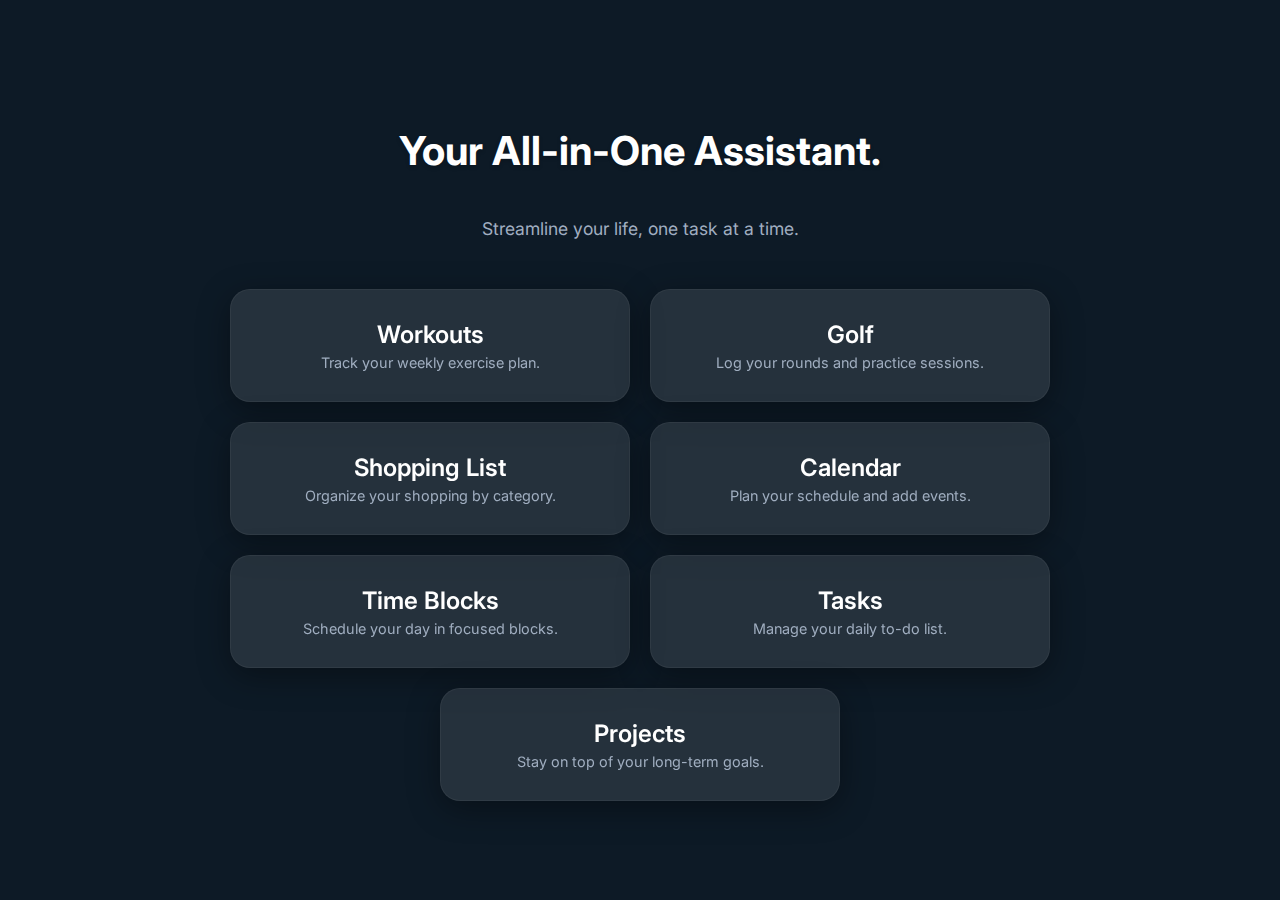
<file: index.html>
<!DOCTYPE html>
<html lang="en">
<head>
    <meta charset="UTF-8">
    <meta name="viewport" content="width=device-width, initial-scale=1.0">
    <title>Your All-in-One Assistant</title>
    <link rel="stylesheet" href="styles/index.css">
    <link rel="preconnect" href="https://fonts.googleapis.com">
    <link rel="preconnect" href="https://fonts.gstatic.com" crossorigin>
    <link href="https://fonts.googleapis.com/css2?family=Inter:wght@400;600;700&display=swap" rel="stylesheet">
</head>
<body>

    <main class="content-container">
        <h1 class="title">Your All-in-One Assistant.</h1>
        <p class="subtitle">Streamline your life, one task at a time.</p>

        <div class="cards-grid">
            <a href="workout-plan.html" class="glass-card-container">
                <div class="glass-card">
                    <h2 class="card-title">Workouts</h2>
                    <p class="card-subtitle">Track your weekly exercise plan.</p>
                </div>
            </a>

            <a href="golf.html" class="glass-card-container">
                <div class="glass-card">
                    <h2 class="card-title">Golf</h2>
                    <p class="card-subtitle">Log your rounds and practice sessions.</p>
                </div>
            </a>
            
            <a href="shopping.html" class="glass-card-container">
                <div class="glass-card">
                    <h2 class="card-title">Shopping List</h2>
                    <p class="card-subtitle">Organize your shopping by category.</p>
                </div>
            </a>
            
            <a href="calendar.html" class="glass-card-container">
                <div class="glass-card">
                    <h2 class="card-title">Calendar</h2>
                    <p class="card-subtitle">Plan your schedule and add events.</p>
                </div>
            </a>
            
            <a href="time-blocks.html" class="glass-card-container">
                <div class="glass-card">
                    <h2 class="card-title">Time Blocks</h2>
                    <p class="card-subtitle">Schedule your day in focused blocks.</p>
                </div>
            </a>
            
            <a href="tasks.html" class="glass-card-container">
                <div class="glass-card">
                    <h2 class="card-title">Tasks</h2>
                    <p class="card-subtitle">Manage your daily to-do list.</p>
                </div>
            </a>
            
            <a href="projects.html" class="glass-card-container">
                <div class="glass-card">
                    <h2 class="card-title">Projects</h2>
                    <p class="card-subtitle">Stay on top of your long-term goals.</p>
                </div>
            </a>
        </div>
    </main>

</body>
</html>
</file>
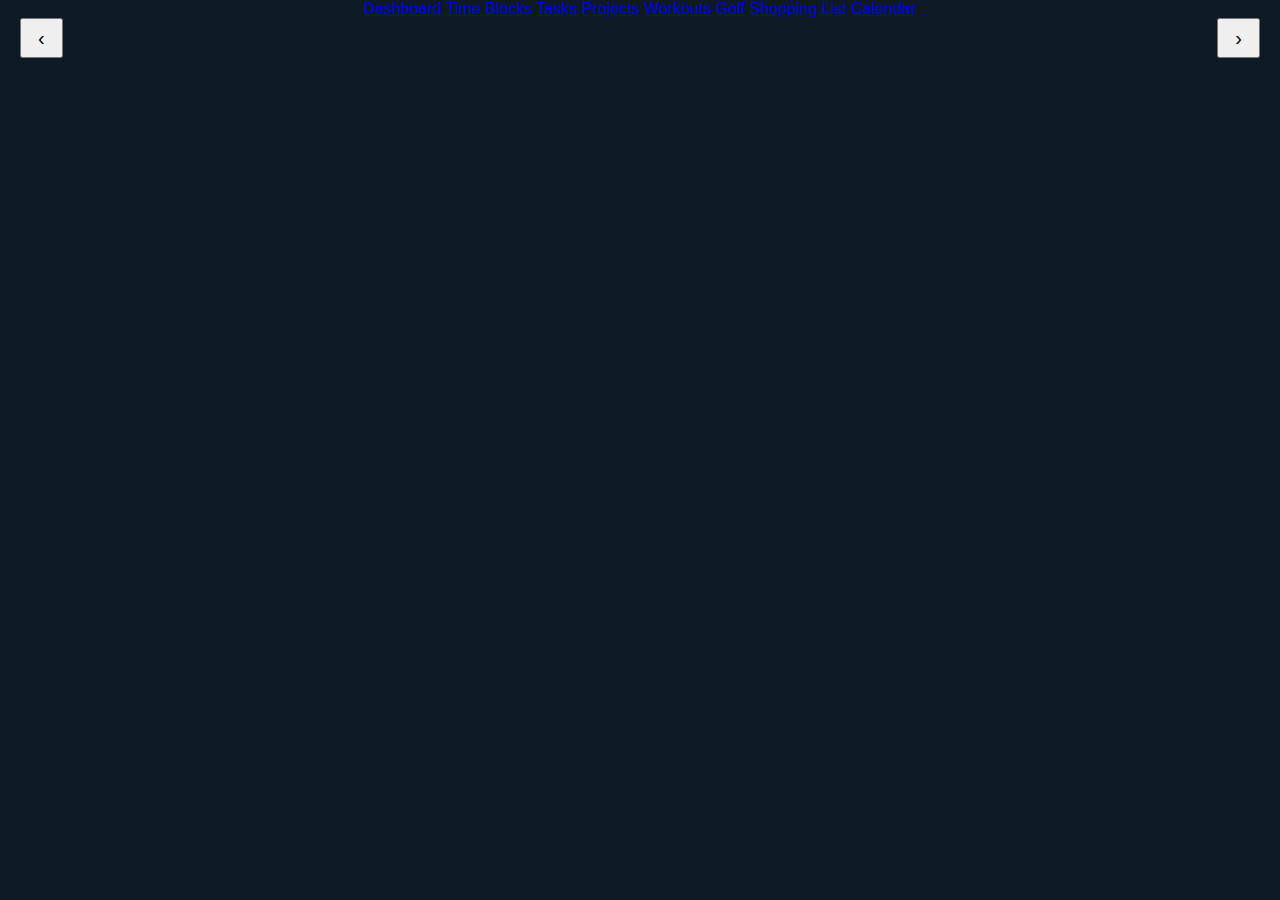
<file: calender.html>
<!DOCTYPE html>
<html lang="en">
<head>
    <meta charset="UTF-8">
    <meta name="viewport" content="width=device-width, initial-scale=1.0">
    <title>Calendar</title>
    <link rel="stylesheet" href="styles/main.css">
    <link rel="stylesheet" href="styles/additional-pages.css">
</head>
<body>

    <header class="navbar">
        <nav class="nav-links">
            <a href="index.html" class="nav-item">Dashboard</a>
            <a href="time-blocks.html" class="nav-item">Time Blocks</a>
            <a href="tasks.html" class="nav-item">Tasks</a>
            <a href="projects.html" class="nav-item">Projects</a>
            <a href="workouts.html" class="nav-item">Workouts</a>
            <a href="golf.html" class="nav-item">Golf</a>
            <a href="shopping.html" class="nav-item">Shopping List</a>
            <a href="calendar.html" class="nav-item active">Calendar</a>
        </nav>
    </header>

    <main class="content-container">
        <section class="card">
            <div class="calendar-header">
                <button id="prev-month-btn" class="button nav-btn">‹</button>
                <h2 id="current-month-year"></h2>
                <button id="next-month-btn" class="button nav-btn">›</button>
            </div>
            <div class="calendar-grid-container">
                <div class="calendar-grid" id="calendar-grid"></div>
            </div>
        </section>
    </main>

    <script src="scripts/calendar.js"></script>

</body>
</html>
</file>
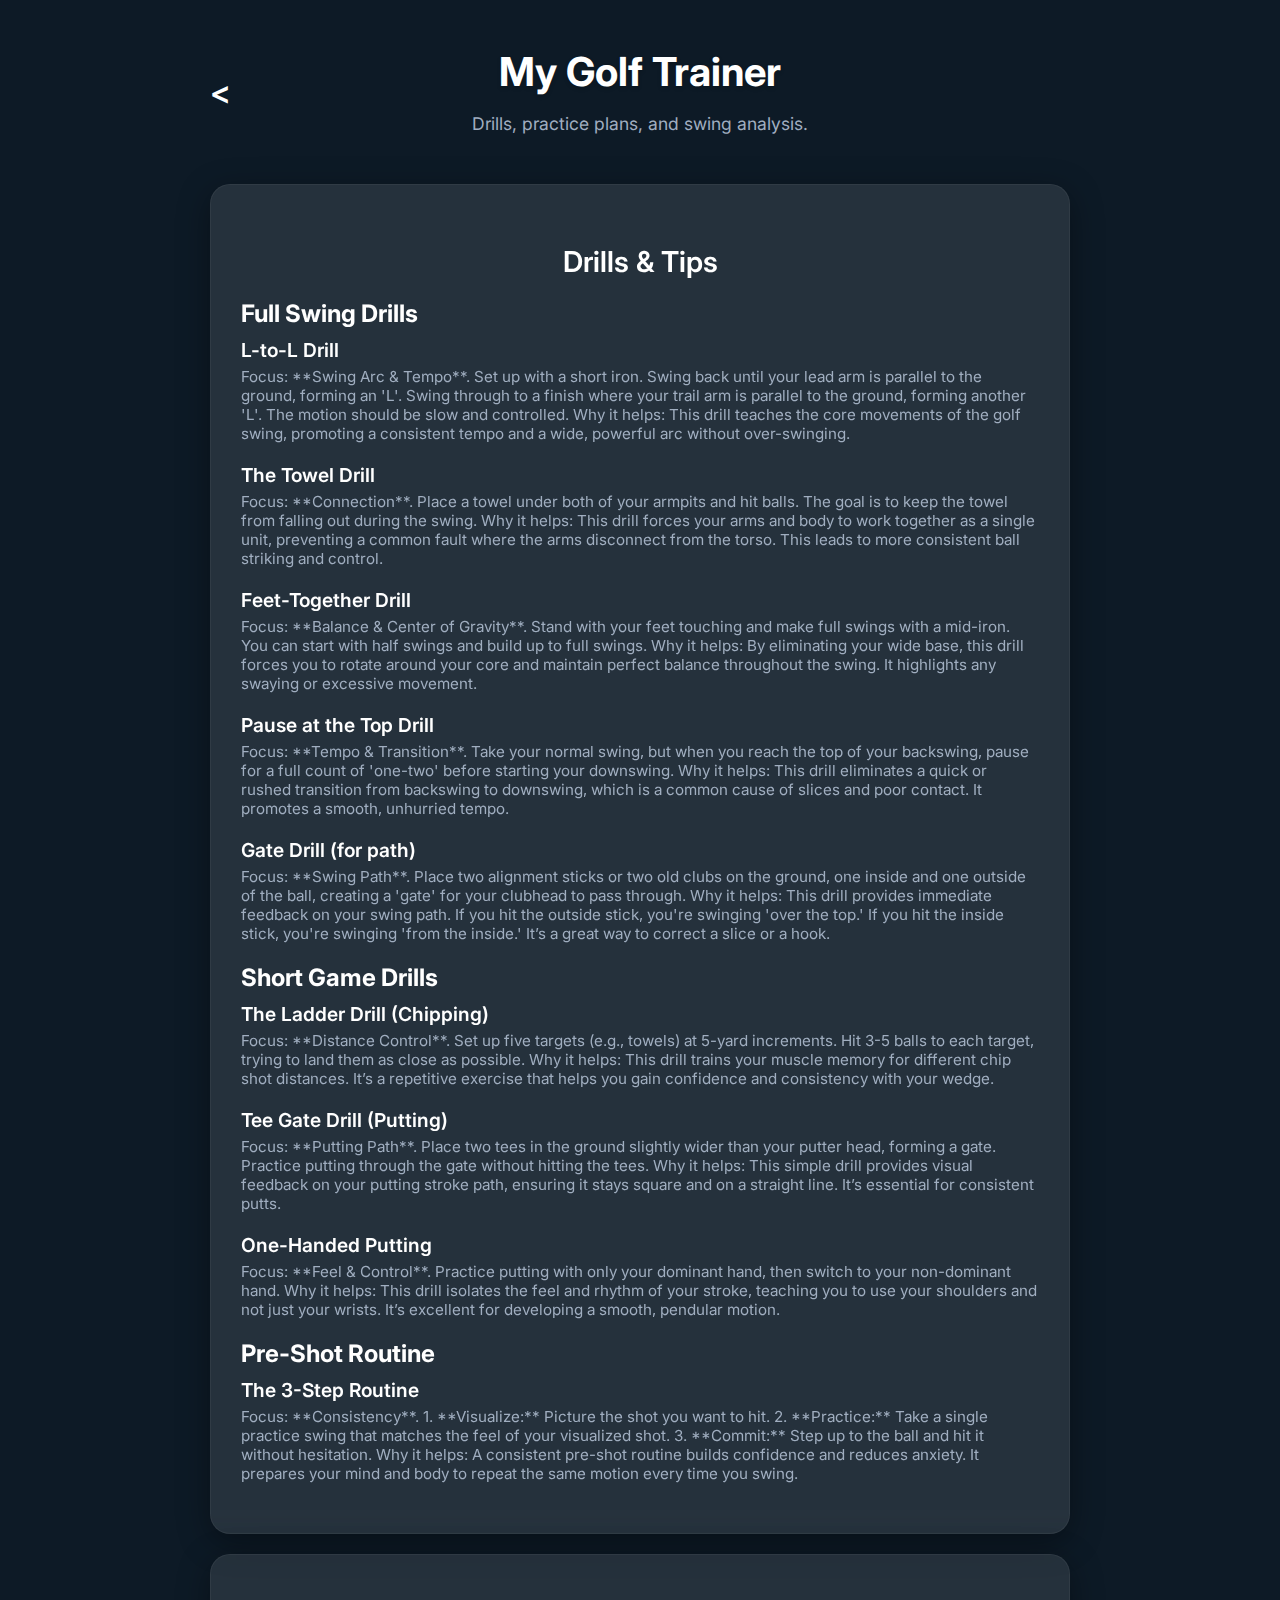
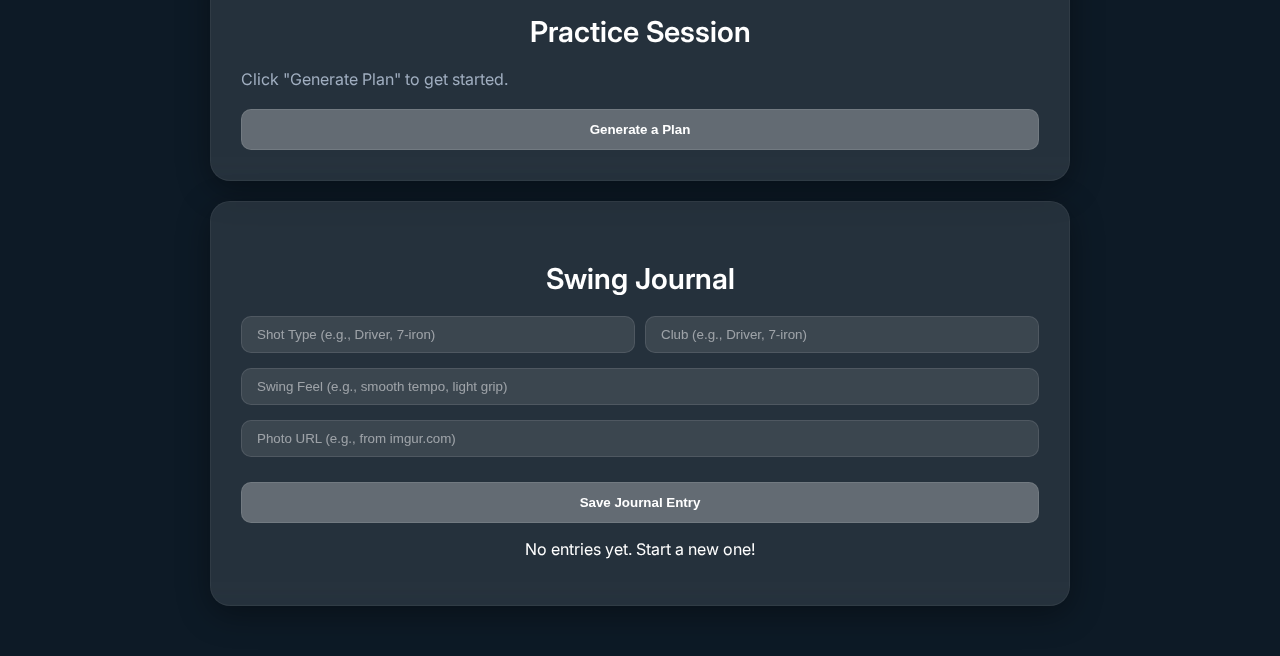
<file: golf.html>
<!DOCTYPE html>
<html lang="en">
<head>
    <meta charset="UTF-8">
    <meta name="viewport" content="width=device-width, initial-scale=1.0, user-scalable=no, maximum-scale=1.0">
    <title>My Golf Trainer</title>
    <link rel="stylesheet" href="styles/main.css">
    <link rel="preconnect" href="https://fonts.googleapis.com">
    <link rel="preconnect" href="https://fonts.gstatic.com" crossorigin>
    <link href="https://fonts.googleapis.com/css2?family=Inter:wght@400;600;700&display=swap" rel="stylesheet">
    <link rel="stylesheet" href="https://cdnjs.cloudflare.com/ajax/libs/font-awesome/6.4.2/css/all.min.css">
</head>
<body>

    <div class="page-wrapper">
        <div class="nav-header">
            <a href="index.html" class="back-button">&lt;</a>
            <div class="header-text-container">
                <h1 class="title">My Golf Trainer</h1>
                <p class="subtitle">Drills, practice plans, and swing analysis.</p>
            </div>
        </div>

        <main class="content-container">

            <div class="glass-card drill-card">
                <h3 class="daily-heading">Drills & Tips</h3>
                <div class="drill-list" id="drill-list">
                    <div class="drill-item placeholder">
                        <p>Loading drills...</p>
                    </div>
                </div>
            </div>

            <div class="glass-card planner-card">
                <h3 class="daily-heading">Practice Session</h3>
                <div class="planner-list" id="planner-list">
                    <p class="placeholder">Click "Generate Plan" to get started.</p>
                </div>
                <button class="cta-button" id="generate-plan-button">Generate a Plan</button>
            </div>

            <div class="glass-card journal-card">
                <h3 class="daily-heading">Swing Journal</h3>
                <form id="journal-form">
                    <div class="input-group">
                        <input type="text" id="shot-type" class="form-input" placeholder="Shot Type (e.g., Driver, 7-iron)">
                        <input type="text" id="club-details" class="form-input" placeholder="Club (e.g., Driver, 7-iron)">
                    </div>
                    <div class="input-group">
                        <input type="text" id="swing-feel" class="form-input" placeholder="Swing Feel (e.g., smooth tempo, light grip)">
                    </div>
                    <div class="input-group">
                        <input type="url" id="photo-url" class="form-input" placeholder="Photo URL (e.g., from imgur.com)">
                    </div>
                    <button type="submit" class="cta-button">Save Journal Entry</button>
                </form>

                <div class="journal-list" id="journal-list">
                    </div>
            </div>

        </main>
    </div>

    <script src="scripts/golf-trainer.js"></script>

</body>
</html>
</file>
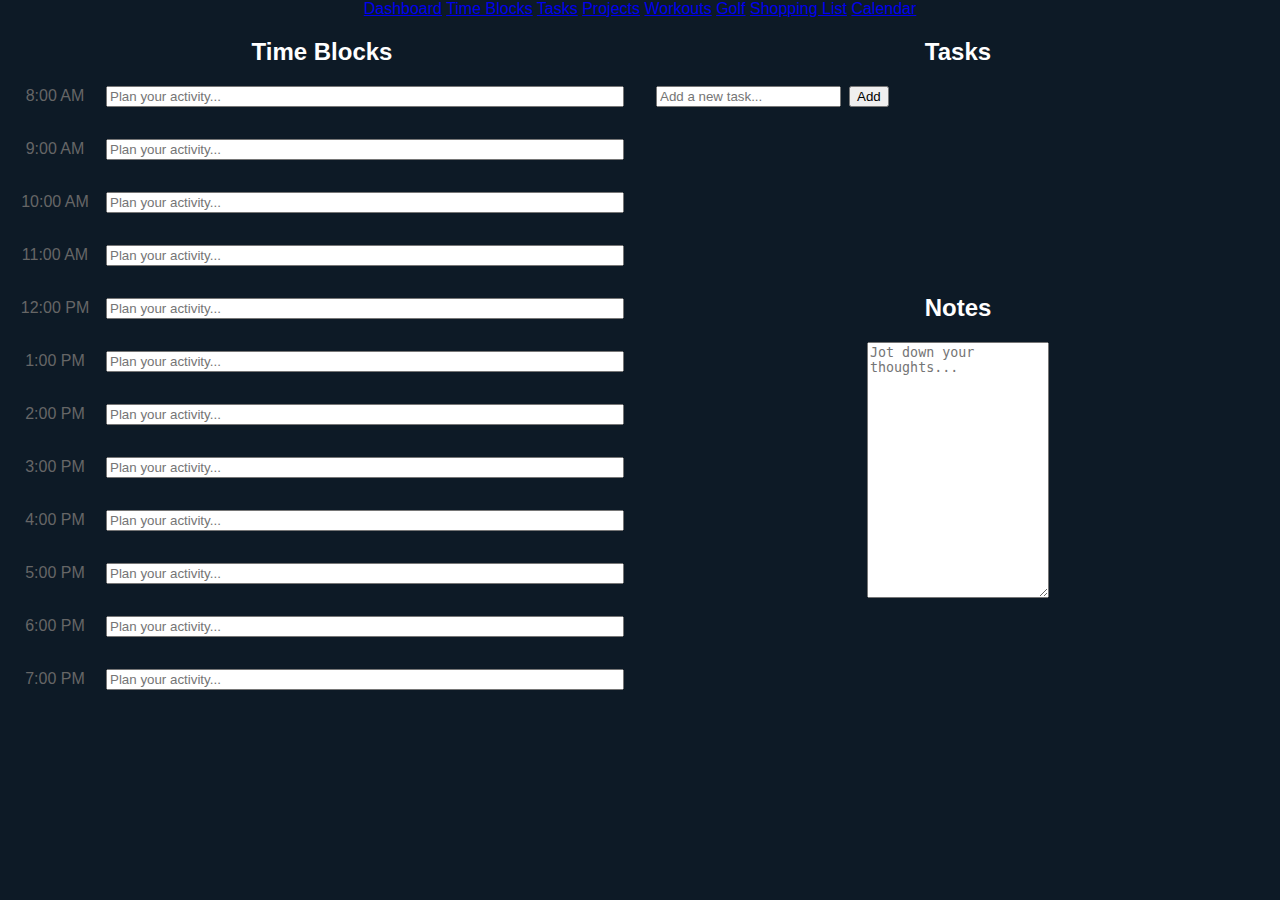
<file: planner.html>
<!DOCTYPE html>
<html lang="en">
<head>
    <meta charset="UTF-8">
    <meta name="viewport" content="width=device-width, initial-scale=1.0">
    <title>Planner</title>
    <link rel="stylesheet" href="styles/main.css">
    <link rel="stylesheet" href="styles/planner.css">
</head>
<body>

    <header class="navbar">
        <nav class="nav-links">
    <a href="index.html" class="nav-item">Dashboard</a>
    <a href="time-blocks.html" class="nav-item">Time Blocks</a>
    <a href="tasks.html" class="nav-item">Tasks</a>
    <a href="projects.html" class="nav-item">Projects</a>
    <a href="workouts.html" class="nav-item">Workouts</a>
    <a href="golf.html" class="nav-item">Golf</a>
    <a href="shopping.html" class="nav-item">Shopping List</a>
    <a href="calendar.html" class="nav-item">Calendar</a>
</nav>

    </header>

    <main class="content-container planner-grid">
        <section class="time-blocking-section card">
            <h2>Time Blocks</h2>
            <ul id="time-slots" class="time-slot-list"></ul>
        </section>

        <section class="task-list-section card">
            <h2>Tasks</h2>
            <div class="input-group">
                <input type="text" id="task-input" placeholder="Add a new task..." class="input-field">
                <button id="add-task-btn" class="button">Add</button>
            </div>
            <ul id="task-list" class="task-list"></ul>
        </section>

        <section class="notes-section card">
            <h2>Notes</h2>
            <textarea id="notes-area" placeholder="Jot down your thoughts..." class="textarea-field"></textarea>
        </section>
    </main>

    <script src="scripts/planner.js"></script>

</body>
</html>
</file>
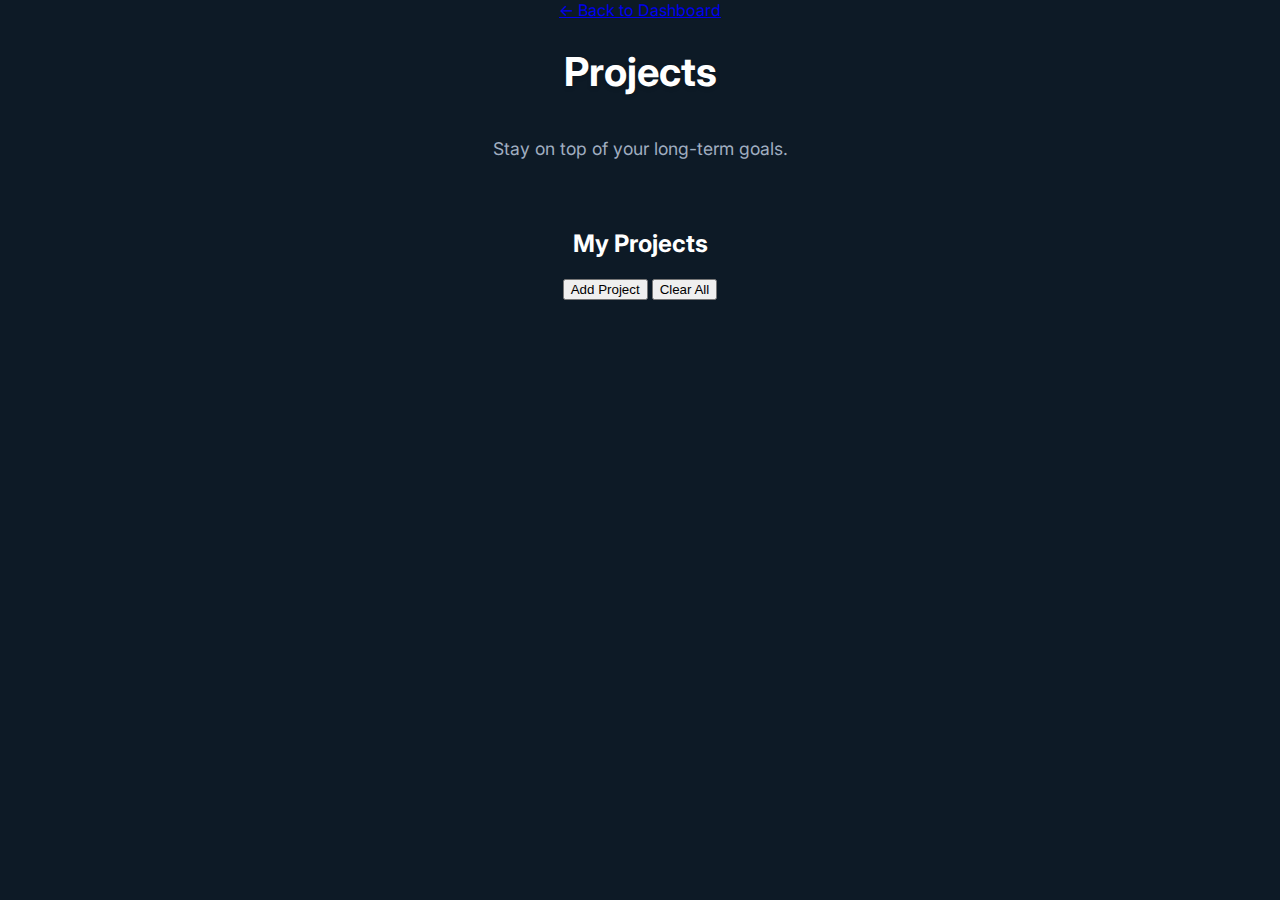
<file: projects.html>
<!DOCTYPE html>
<html lang="en">
<head>
    <meta charset="UTF-8">
    <meta name="viewport" content="width=device-width, initial-scale=1.0">
    <title>My Projects</title>
    <link rel="stylesheet" href="styles/main.css">
    <link rel="preconnect" href="https://fonts.googleapis.com">
    <link rel="preconnect" href="https://fonts.gstatic.com" crossorigin>
    <link href="https://fonts.googleapis.com/css2?family=Inter:wght@400;600;700&display=swap" rel="stylesheet">
</head>
<body>
    <a href="index.html" class="back-btn">← Back to Dashboard</a>

    <main class="content-container">
        <h1 class="title">Projects</h1>
        <p class="subtitle">Stay on top of your long-term goals.</p>

        <div class="card" id="projects-list">
            <h2>My Projects</h2>
            <div class="project-list">
                </div>
            <button class="button add-project-btn">Add Project</button>
            <button class="button clear-list-btn">Clear All</button>
        </div>

    </main>

    <script src="scripts/projects.js"></script>

</body>
</html>
</file>
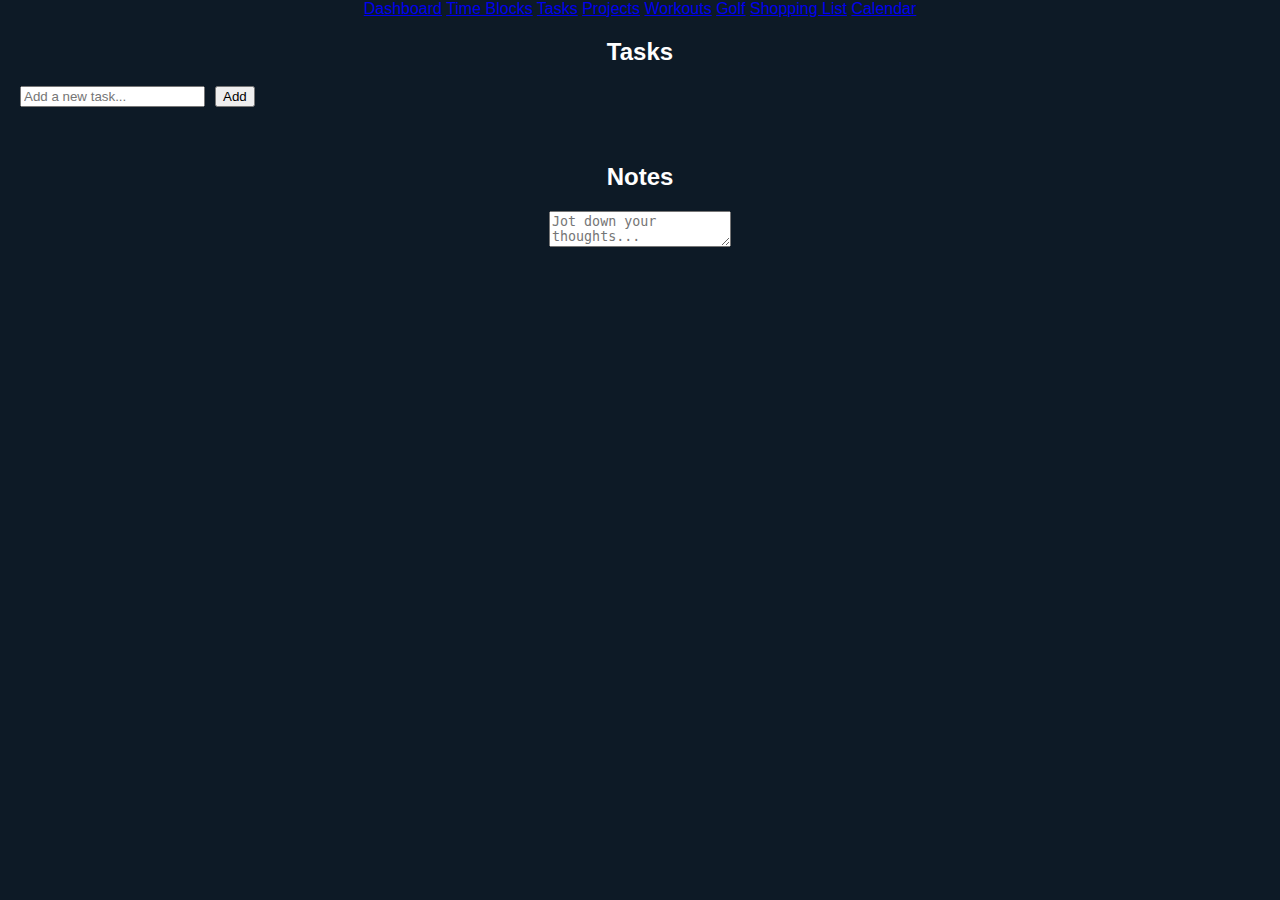
<file: tasks.html>
<!DOCTYPE html>
<html lang="en">
<head>
    <meta charset="UTF-8">
    <meta name="viewport" content="width=device-width, initial-scale=1.0">
    <title>Tasks</title>
    <link rel="stylesheet" href="styles/main.css">
</head>
<body>

    <header class="navbar">
        <nav class="nav-links">
    <a href="index.html" class="nav-item">Dashboard</a>
    <a href="time-blocks.html" class="nav-item">Time Blocks</a>
    <a href="tasks.html" class="nav-item">Tasks</a>
    <a href="projects.html" class="nav-item">Projects</a>
    <a href="workouts.html" class="nav-item">Workouts</a>
    <a href="golf.html" class="nav-item">Golf</a>
    <a href="shopping.html" class="nav-item">Shopping List</a>
    <a href="calendar.html" class="nav-item">Calendar</a>
</nav>

    </header>

    <main class="content-container tasks-page">
        <section class="task-list-section card">
            <h2>Tasks</h2>
            <div class="input-group">
                <input type="text" id="task-input" placeholder="Add a new task..." class="input-field">
                <button id="add-task-btn" class="button">Add</button>
            </div>
            <ul id="task-list" class="task-list"></ul>
        </section>

        <section class="notes-section card">
            <h2>Notes</h2>
            <textarea id="notes-area" placeholder="Jot down your thoughts..." class="textarea-field"></textarea>
        </section>
    </main>

    <script src="scripts/tasks.js"></script>

</body>
</html>
</file>
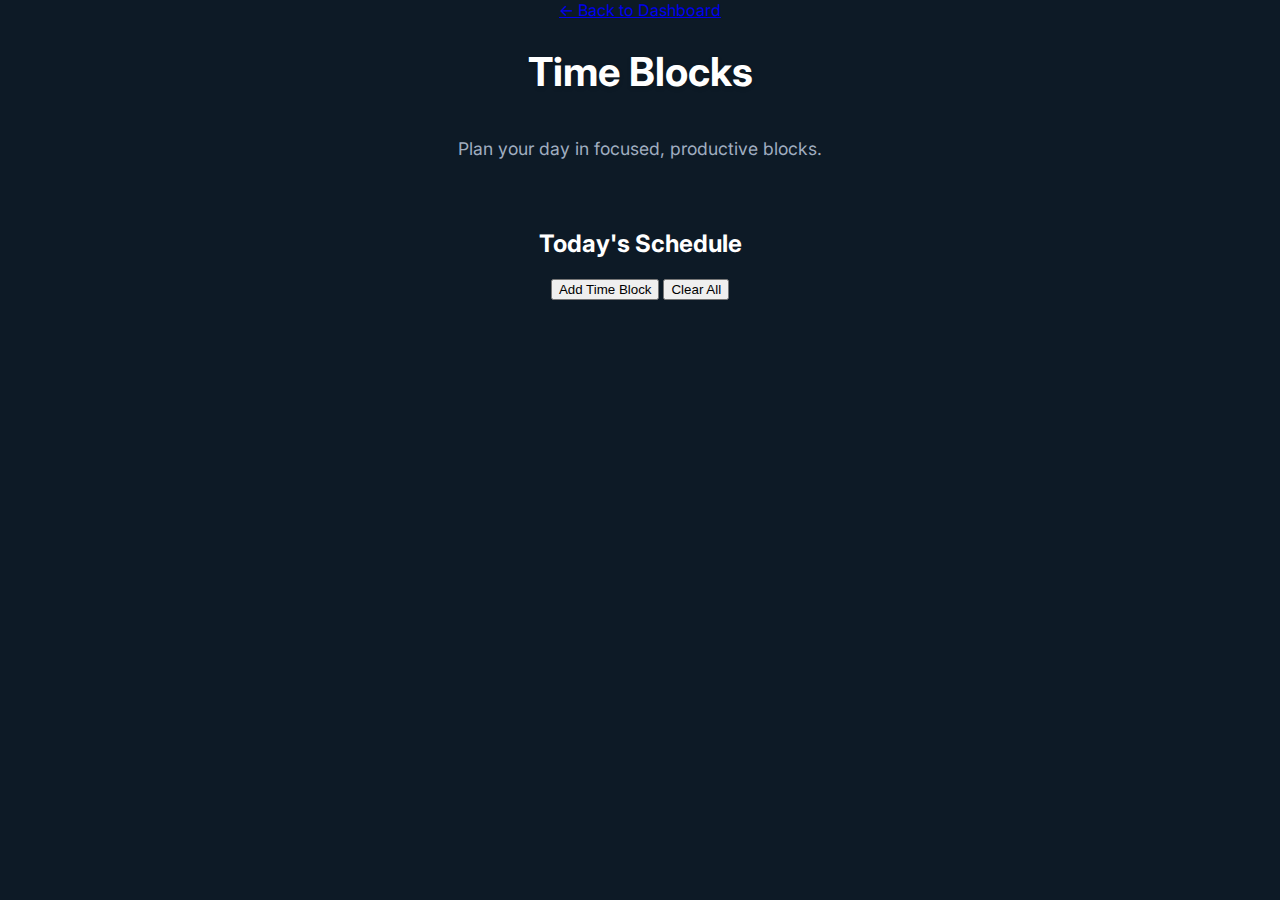
<file: time-blocks.html>
<!DOCTYPE html>
<html lang="en">
<head>
    <meta charset="UTF-8">
    <meta name="viewport" content="width=device-width, initial-scale=1.0">
    <title>My Time Blocks</title>
    <link rel="stylesheet" href="styles/main.css">
    <link rel="preconnect" href="https://fonts.googleapis.com">
    <link rel="preconnect" href="https://fonts.gstatic.com" crossorigin>
    <link href="https://fonts.googleapis.com/css2?family=Inter:wght@400;600;700&display=swap" rel="stylesheet">
</head>
<body>
    <a href="index.html" class="back-btn">← Back to Dashboard</a>

    <main class="content-container">
        <h1 class="title">Time Blocks</h1>
        <p class="subtitle">Plan your day in focused, productive blocks.</p>

        <div class="card" id="time-blocks-list">
            <h2>Today's Schedule</h2>
            <div class="time-block-list">
                </div>
            <button class="button add-time-block-btn">Add Time Block</button>
            <button class="button clear-list-btn">Clear All</button>
        </div>

    </main>

    <script src="scripts/time-blocks.js"></script>

</body>
</html>
</file>
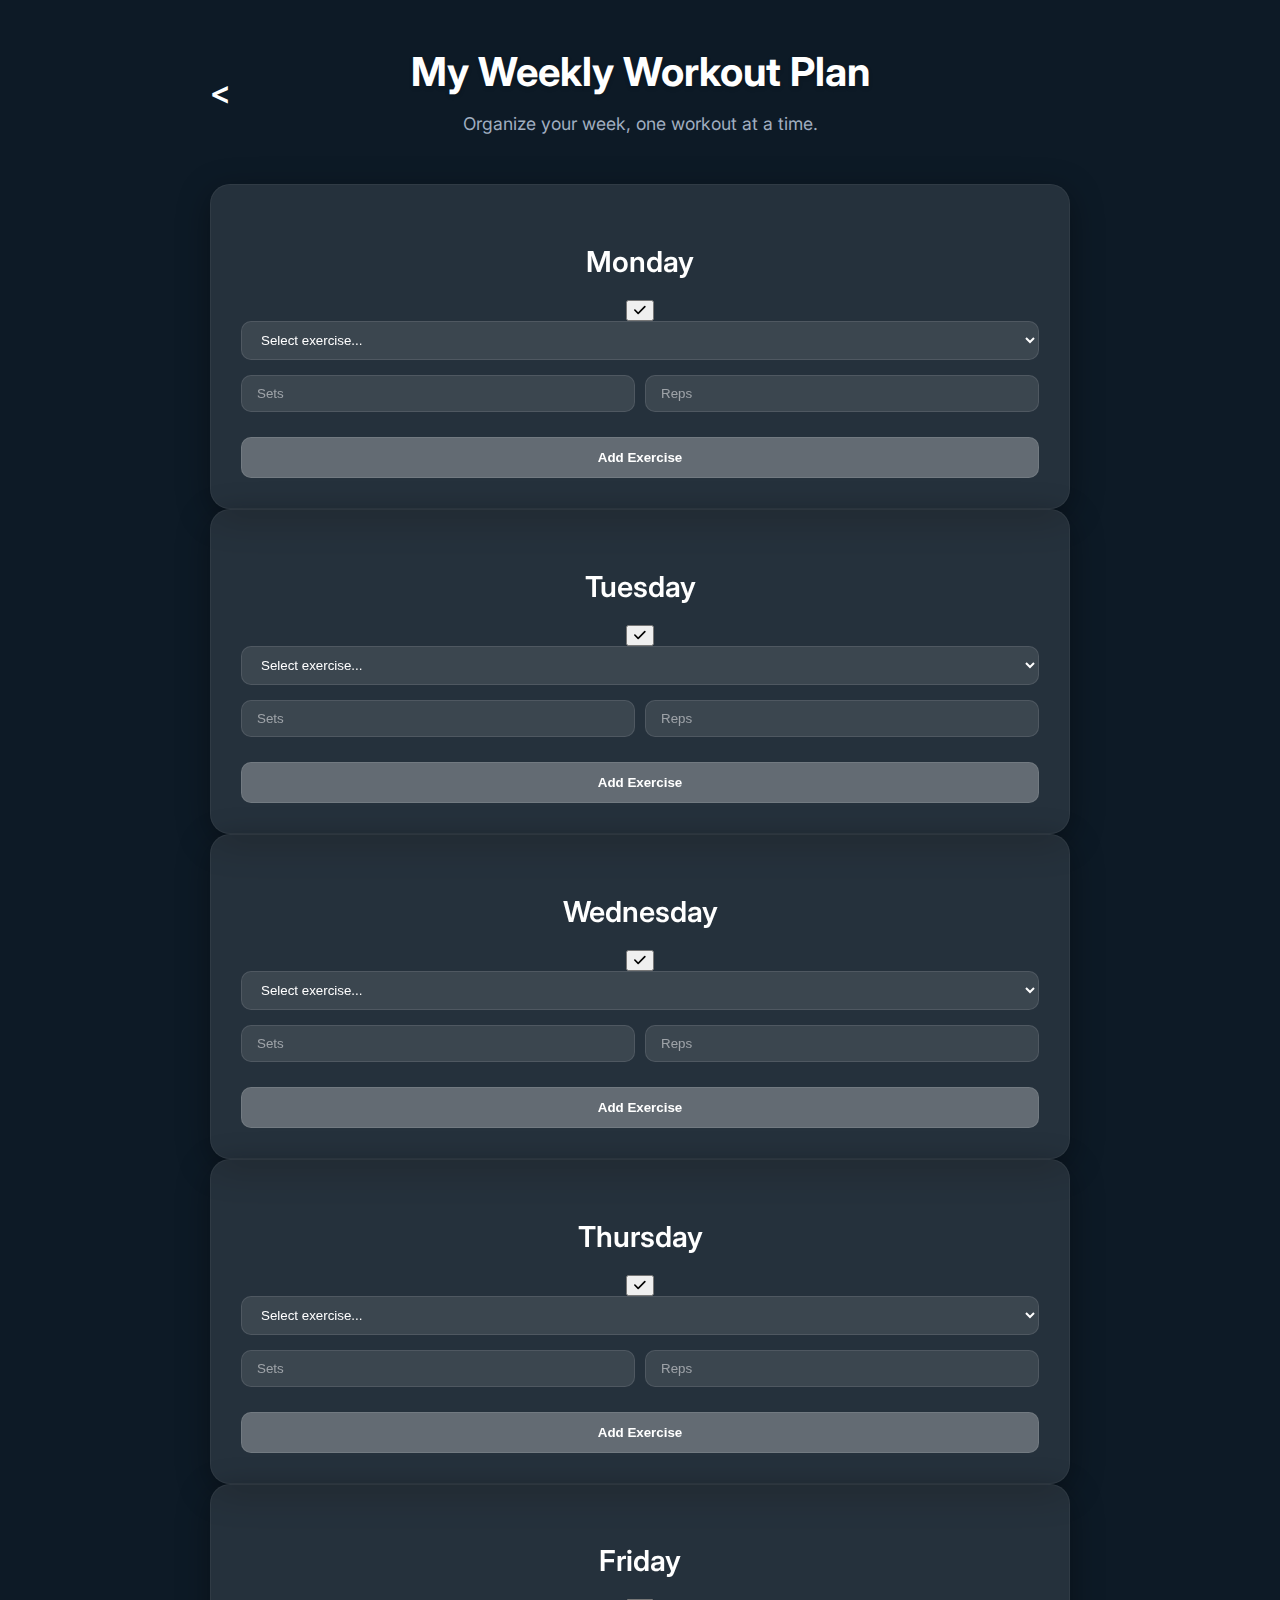
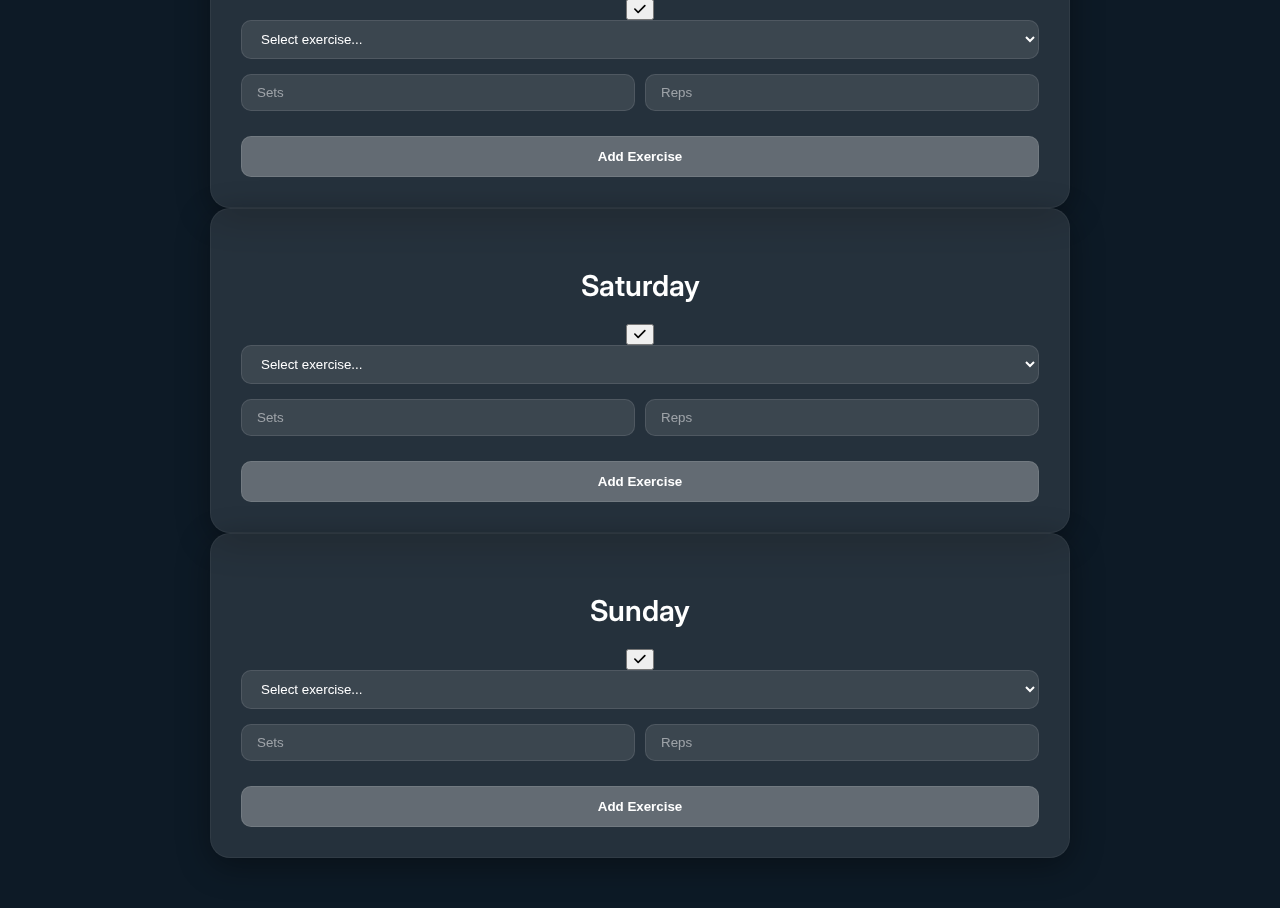
<file: workout-plan.html>
<!DOCTYPE html>
<html lang="en">
<head>
    <meta charset="UTF-8">
    <meta name="viewport" content="width=device-width, initial-scale=1.0, user-scalable=no, maximum-scale=1.0">
    <title>My Weekly Workout Plan</title>
    <link rel="stylesheet" href="styles/main.css">
    <link rel="preconnect" href="https://fonts.googleapis.com">
    <link rel="preconnect" href="https://fonts.gstatic.com" crossorigin>
    <link href="https://fonts.googleapis.com/css2?family=Inter:wght@400;600;700&display=swap" rel="stylesheet">
    <link rel="stylesheet" href="https://cdnjs.cloudflare.com/ajax/libs/font-awesome/6.4.2/css/all.min.css">
</head>
<body>

    <div class="page-wrapper">
        <div class="nav-header">
            <a href="index.html" class="back-button">&lt;</a>
            <div class="header-text-container">
                <h1 class="title">My Weekly Workout Plan</h1>
                <p class="subtitle">Organize your week, one workout at a time.</p>
            </div>
        </div>

        <main class="content-container">
            <div class="cards-grid" id="daily-workout-cards">
                </div>
        </main>
    </div>

    <script src="scripts/workout-planner.js"></script>

</body>
</html>
</file>
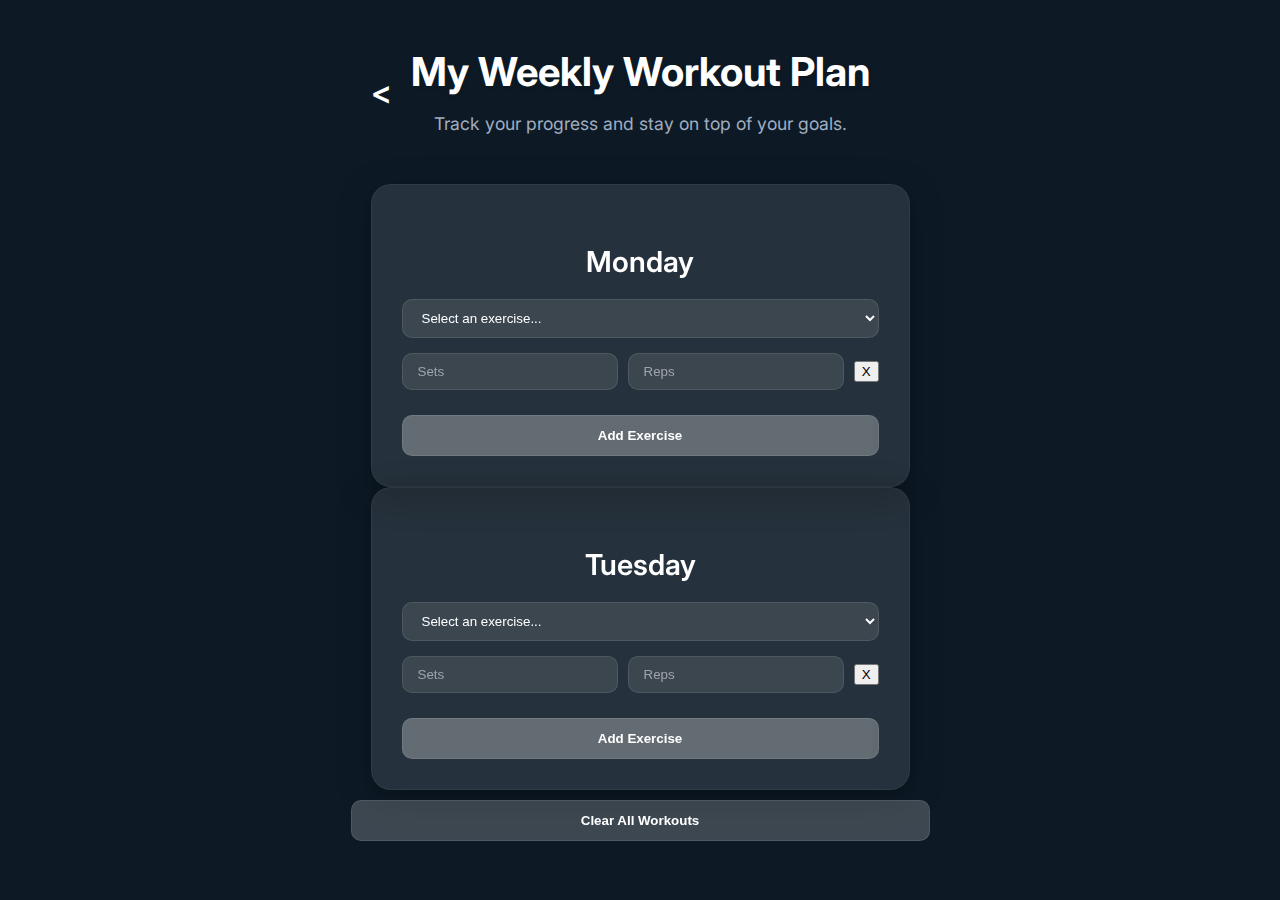
<file: workouts.html>
<!DOCTYPE html>
<html lang="en">
<head>
    <meta charset="UTF-8">
    <meta name="viewport" content="width=device-width, initial-scale=1.0, user-scalable=no, maximum-scale=1.0">
    <title>My Weekly Workout Plan</title>
    <link rel="stylesheet" href="styles/main.css">
    <link rel="preconnect" href="https://fonts.googleapis.com">
    <link rel="preconnect" href="https://fonts.gstatic.com" crossorigin>
    <link href="https://fonts.googleapis.com/css2?family=Inter:wght@400;600;700&display=swap" rel="stylesheet">
</head>
<body>

    <div class="page-container">
        <div class="nav-header">
            <a href="index.html" class="back-button">&lt;</a>
            <div class="header-text-container">
                <h1 class="title">My Weekly Workout Plan</h1>
                <p class="subtitle">Track your progress and stay on top of your goals.</p>
            </div>
        </div>

        <main class="content-container">
            <div class="cards-grid">

                <div class="glass-card">
                    <h3 class="daily-heading">Monday</h3>
                    <div class="workout-form">
                        <div class="input-group">
                            <select class="form-input exercise-select">
                                <option value="">Select an exercise...</option>
                            </select>
                        </div>
                        <div class="input-group">
                            <input type="text" class="form-input sets-input" placeholder="Sets">
                            <input type="text" class="form-input reps-input" placeholder="Reps">
                            <button class="remove-button">X</button>
                        </div>
                        <button class="cta-button add-exercise-button">Add Exercise</button>
                    </div>
                </div>

                <div class="glass-card">
                    <h3 class="daily-heading">Tuesday</h3>
                    <div class="workout-form">
                        <div class="input-group">
                            <select class="form-input exercise-select">
                                <option value="">Select an exercise...</option>
                            </select>
                        </div>
                        <div class="input-group">
                            <input type="text" class="form-input sets-input" placeholder="Sets">
                            <input type="text" class="form-input reps-input" placeholder="Reps">
                            <button class="remove-button">X</button>
                        </div>
                        <button class="cta-button add-exercise-button">Add Exercise</button>
                    </div>
                </div>
                
                </div>
        </main>
        
        <button class="cta-button clear-all-button">Clear All Workouts</button>
    </div>

    <script src="scripts/workout-builder.js"></script>

</body>
</html>
</file>
<file: styles/index.css>
/* General Body and Page Layout */
html {
    scroll-behavior: smooth;
    background-color: #0d1a26;
}

body {
    font-family: 'Inter', sans-serif;
    margin: 0;
    padding: 0;
    background-color: #0d1a26;
    color: #fff;
    display: flex;
    flex-direction: column; /* Stacks content vertically */
    justify-content: center; /* Centers content vertically */
    align-items: center; /* Centers content horizontally */
    min-height: 100vh;
}

/* Back button styles are no longer needed on this page */

/* Main Content Container */
.content-container {
    max-width: 900px;
    width: 100%;
    text-align: center;
    display: flex;
    flex-direction: column;
    padding: 20px; /* Adjusted padding for better spacing */
    box-sizing: border-box;
    gap: 20px;
}

/* Headings and Subtitle */
.title {
    font-size: 2.5em;
    font-weight: 700;
    margin-bottom: 5px;
    color: #fff;
    text-shadow: 0 2px 4px rgba(0, 0, 0, 0.2);
}

.subtitle {
    font-size: 1.1em;
    font-weight: 400;
    color: #a0aec0;
    margin-bottom: 30px;
}

/* Layout for all the cards */
.cards-grid {
    display: flex;
    flex-wrap: wrap;
    justify-content: center;
    gap: 20px;
}

/* Link Wrapper for Cards */
.glass-card-container {
    text-decoration: none;
    color: inherit;
    display: block;
    width: 100%;
    max-width: 400px;
}

/* The core glassmorphism effect */
.glass-card {
    background-color: rgba(255, 255, 255, 0.1);
    backdrop-filter: blur(10px);
    -webkit-backdrop-filter: blur(10px);
    border: 1px solid rgba(255, 255, 255, 0.05);
    border-radius: 20px;
    padding: 30px;
    box-shadow: 0 8px 32px 0 rgba(0, 0, 0, 0.37),
                0 0 15px rgba(255, 255, 255, 0);
    transition: transform 0.3s ease, box-shadow 0.3s ease;
}

/* Hover effect with glow */
.glass-card:hover {
    transform: translateY(-5px);
    box-shadow: 0 8px 32px 0 rgba(0, 0, 0, 0.37),
                0 0 15px rgba(255, 255, 255, 0.2);
}

/* Typography inside the card */
.card-title {
    font-size: 1.5em;
    font-weight: 600;
    color: #fff;
    margin-top: 0;
    margin-bottom: 5px;
}

.card-subtitle {
    font-size: 0.9em;
    font-weight: 400;
    color: #a0aec0;
    margin: 0;
}
</file>
<file: styles/main.css>
/* General Body and Page Layout */
html {
    scroll-behavior: smooth;
    background-color: #0d1a26;
    overflow-x: hidden;
}

body {
    font-family: 'Inter', sans-serif;
    margin: 0;
    padding: 0;
    background-color: #0d1a26;
    color: #fff;
    min-height: 100vh;
    overflow-x: hidden;
    display: flex;
    flex-direction: column;
    align-items: center;
}

/* Page wrapper for content */
.page-wrapper {
    width: 100%;
    max-width: 900px;
    padding-bottom: 50px;
    box-sizing: border-box;
}

/* Navigation header */
.nav-header {
    width: 100%;
    display: flex;
    align-items: center;
    justify-content: center;
    position: relative;
    padding: 20px;
    box-sizing: border-box;
    text-align: center;
}

.header-text-container {
    flex-grow: 1;
    margin: 0 40px;
}

/* Back Button Styles */
.back-button {
    text-decoration: none;
    font-size: 2em;
    font-weight: 600;
    color: #fff;
    padding: 0;
    border-radius: 50%;
    transition: background-color 0.3s ease;
    position: absolute;
    left: 20px;
}

.back-button:hover {
    background-color: rgba(255, 255, 255, 0.1);
}

/* Main Content Container */
.content-container {
    width: 100%;
    text-align: center;
    display: flex;
    flex-direction: column;
    padding: 0 20px;
    box-sizing: border-box;
    gap: 20px;
}

/* Headings and Subtitle */
.title {
    font-size: 2.5em;
    font-weight: 700;
    margin-bottom: 5px;
    color: #fff;
    text-shadow: 0 2px 4px rgba(0, 0, 0, 0.2);
}

.subtitle {
    font-size: 1.1em;
    font-weight: 400;
    color: #a0aec0;
    margin-bottom: 30px;
}

/* The core glassmorphism effect */
.glass-card {
    background-color: rgba(255, 255, 255, 0.1);
    backdrop-filter: blur(10px);
    -webkit-backdrop-filter: blur(10px);
    border: 1px solid rgba(255, 255, 255, 0.05);
    border-radius: 20px;
    padding: 30px;
    box-shadow: 0 8px 32px 0 rgba(0, 0, 0, 0.37);
}

/* Typography inside the card */
.daily-heading {
    font-size: 1.8em;
    font-weight: 600;
    color: #fff;
    margin-bottom: 20px;
}

/* Input container for aligning inputs */
.input-group {
    display: flex;
    gap: 10px;
    margin-bottom: 15px;
    align-items: center;
}

/* Styling for text input fields */
.form-input {
    flex: 1;
    background-color: rgba(255, 255, 255, 0.1);
    border: 1px solid rgba(255, 255, 255, 0.1);
    border-radius: 10px;
    padding: 10px 15px;
    color: #fff;
    outline: none;
    transition: border-color 0.3s ease;
    min-width: 0;
}

.form-input:focus {
    border-color: rgba(255, 255, 255, 0.5);
}

.form-input::placeholder {
    color: rgba(255, 255, 255, 0.5);
}

/* Style for the 'Add Exercise' and 'Clear' buttons */
.cta-button {
    background-color: rgba(255, 255, 255, 0.2);
    backdrop-filter: blur(5px);
    -webkit-backdrop-filter: blur(5px);
    border: 1px solid rgba(255, 255, 255, 0.1);
    border-radius: 10px;
    padding: 12px 20px;
    color: #fff;
    font-weight: 600;
    cursor: pointer;
    margin-top: 10px;
    transition: background-color 0.3s ease, border-color 0.3s ease;
    width: 100%;
}

.cta-button:hover {
    background-color: rgba(255, 255, 255, 0.3);
    border-color: rgba(255, 255, 255, 0.2);
}

/* New Golf Trainer-specific styles */
.drill-category-heading {
    text-align: left;
    font-size: 1.5em;
    color: #fff;
    margin-top: 0;
    margin-bottom: 10px;
}

.drill-item {
    text-align: left;
    margin-bottom: 20px;
}

.drill-item h5 {
    font-size: 1.2em;
    font-weight: 600;
    color: #fff;
    margin: 0;
}

.drill-item p {
    font-size: 0.95em;
    color: #a0aec0;
    margin-top: 5px;
}

.planner-list p {
    text-align: left;
    font-size: 1em;
    color: #a0aec0;
    margin-top: 0;
    margin-bottom: 10px;
}

.journal-entry-item {
    background-color: rgba(255, 255, 255, 0.1);
    border-radius: 10px;
    padding: 15px;
    margin-bottom: 15px;
    text-align: left;
}

.journal-entry-item h4 {
    font-size: 1.2em;
}

.entry-date {
    font-size: 0.8em;
    color: #a0aec0;
    margin-top: -5px;
    margin-bottom: 10px;
}

.journal-photo {
    width: 100%;
    height: auto;
    border-radius: 10px;
    margin-top: 10px;
}

#journal-form textarea {
    width: 100%;
    background-color: rgba(255, 255, 255, 0.1);
    border: 1px solid rgba(255, 255, 255, 0.1);
    border-radius: 10px;
    padding: 10px;
    color: #fff;
    box-sizing: border-box;
    resize: vertical;
    min-height: 80px;
    margin-bottom: 10px;
}
</file>
<file: styles/additional-pages.css>
.workout-form, .golf-form {
    display: grid;
    grid-template-columns: 2fr 1fr 1fr 1fr;
    gap: 0.75rem;
    margin-bottom: 1.5rem;
    align-items: center;
}

.small-input {
    width: 100%;
}

.data-table {
    width: 100%;
    border-collapse: collapse;
    margin-top: 1rem;
    font-size: 0.9em;
}

.data-table th, .data-table td {
    padding: 0.75rem;
    text-align: left;
    border-bottom: 1px solid var(--border-color);
}

.data-table th {
    background-color: #f8f9fa;
    color: #555;
    font-weight: 600;
}

.action-buttons {
    display: flex;
    gap: 0.5rem;
}

.delete-btn {
    background: none;
    border: none;
    color: var(--secondary-color);
    cursor: pointer;
}

.shopping-list {
    list-style: none;
    padding: 0;
}

.shopping-item {
    display: flex;
    align-items: center;
    padding: 0.6rem 0;
    border-bottom: 1px solid var(--border-color);
    transition: opacity 0.3s;
}

.shopping-item.completed {
    opacity: 0.6;
    text-decoration: line-through;
    color: #888;
}

.shopping-checkbox {
    margin-right: 0.75rem;
    cursor: pointer;
}

.calendar-header {
    display: flex;
    justify-content: space-between;
    align-items: center;
    margin-bottom: 1rem;
}

.nav-btn {
    padding: 0.5rem 1rem;
    font-size: 1.25rem;
    line-height: 1;
}

.calendar-grid-container {
    overflow-x: auto;
}

.calendar-grid {
    display: grid;
    grid-template-columns: repeat(7, minmax(100px, 1fr));
    gap: 0.5rem;
}

.calendar-day-header {
    text-align: center;
    font-weight: 600;
    color: #555;
}

.calendar-day {
    padding: 1rem 0.5rem;
    border: 1px solid var(--border-color);
    border-radius: 8px;
    background-color: #fcfcfc;
    min-height: 100px;
    font-size: 0.9em;
}

.calendar-day.current-month {
    background-color: #ecf0f1;
}

.calendar-day-number {
    font-weight: 700;
    font-size: 1.1em;
    margin-bottom: 0.5rem;
    display: block;
}

@media (max-width: 768px) {
    .workout-form, .golf-form {
        grid-template-columns: 1fr;
    }
}
</file>
<file: styles/planner.css>
.planner-grid {
    display: grid;
    gap: 2rem;
    grid-template-columns: 1fr 1fr;
    grid-template-rows: auto auto;
}

.time-blocking-section {
    grid-row: span 2;
}

.time-slot-list {
    list-style: none;
    padding: 0;
}

.time-slot {
    display: flex;
    align-items: center;
    margin-bottom: 1rem;
    padding-bottom: 1rem;
    border-bottom: 1px solid var(--border-color);
}

.time-label {
    font-weight: 500;
    min-width: 70px;
    color: #666;
}

.time-slot-input {
    flex-grow: 1;
    margin-left: 1rem;
}

.input-group {
    display: flex;
    gap: 0.5rem;
    margin-top: 1rem;
}

.task-list {
    list-style: none;
    padding: 0;
    margin-top: 1rem;
}

.task-item {
    display: flex;
    align-items: center;
    padding: 0.75rem 0;
    border-bottom: 1px solid var(--border-color);
    transition: opacity 0.3s;
}

.task-item.completed {
    opacity: 0.6;
    text-decoration: line-through;
}

.task-checkbox {
    margin-right: 1rem;
    cursor: pointer;
}

.delete-task-btn {
    background: none;
    border: none;
    color: #ff3b30;
    font-size: 1rem;
    cursor: pointer;
    margin-left: auto;
    opacity: 0.7;
    transition: opacity 0.2s;
}

.delete-task-btn:hover {
    opacity: 1;
}

.notes-section {
    grid-column: 2 / 3;
}

.textarea-field {
    min-height: 250px;
}

@media (max-width: 768px) {
    .planner-grid {
        grid-template-columns: 1fr;
    }

    .time-blocking-section {
        grid-row: auto;
    }
}
</file>
